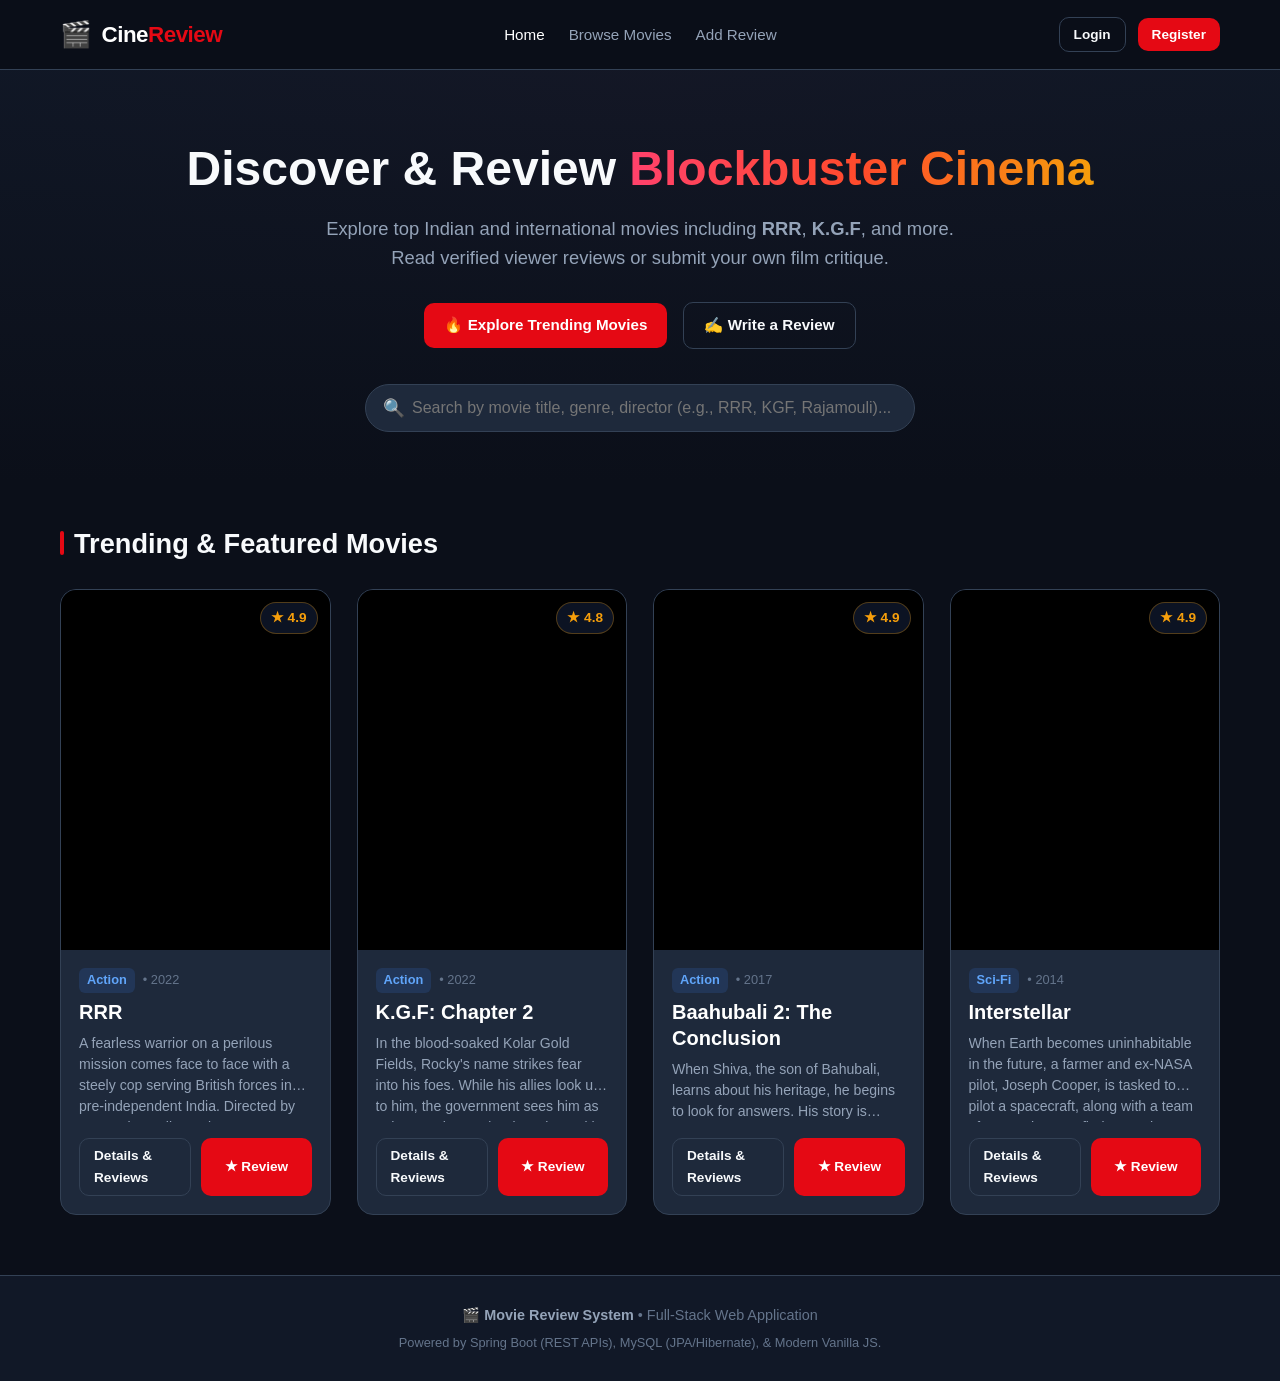
<file: Frontend/index.html>
<!DOCTYPE html>
<html lang="en">
<head>
  <meta charset="UTF-8">
  <meta name="viewport" content="width=device-width, initial-scale=1.0">
  <title>CineReview - Movie Review & Rating System</title>
  <link rel="stylesheet" href="css/style.css">
  <link rel="icon" href="data:image/svg+xml,<svg xmlns=%22http://www.w3.org/2000/svg%22 viewBox=%220 0 100 100%22><text y=%22.9em%22 font-size=%2290%22>🎬</text></svg>">
</head>
<body>

  <!-- ================= Navigation Bar ================= -->
  <nav class="navbar">
    <div class="container nav-container">
      <a href="index.html" class="brand-logo">
        <span class="logo-icon">🎬</span>
        <span>Cine<span class="logo-accent">Review</span></span>
      </a>

      <ul class="nav-links">
        <li><a href="index.html" class="active">Home</a></li>
        <li><a href="#movies-section">Browse Movies</a></li>
        <li><a href="add-review.html">Add Review</a></li>
      </ul>

      <!-- User Auth State or Login/Register Buttons -->
      <div class="nav-auth" id="nav-auth-container">
        <!-- Rendered dynamically by js/auth.js -->
        <a href="login.html" class="btn btn-secondary btn-sm">Login</a>
        <a href="register.html" class="btn btn-primary btn-sm">Register</a>
      </div>
    </div>
  </nav>

  <!-- ================= Hero Banner ================= -->
  <header class="hero">
    <div class="container">
      <h1>Discover & Review <span>Blockbuster Cinema</span></h1>
      <p>
        Explore top Indian and international movies including <strong>RRR</strong>, <strong>K.G.F</strong>, and more. 
        Read verified viewer reviews or submit your own film critique.
      </p>

      <div class="hero-actions">
        <a href="#movies-section" class="btn btn-primary">🔥 Explore Trending Movies</a>
        <a href="add-review.html" class="btn btn-secondary">✍️ Write a Review</a>
      </div>

      <!-- Real-time Movie Search -->
      <div class="search-wrapper">
        <span class="search-icon">🔍</span>
        <input type="text" id="search-input" class="search-input" placeholder="Search by movie title, genre, director (e.g., RRR, KGF, Rajamouli)..." autocomplete="off">
      </div>
    </div>
  </header>

  <!-- ================= Movies Section ================= -->
  <main class="container" id="movies-section" style="padding-top: 40px;">
    <div class="section-header">
      <h2 class="section-title">Trending & Featured Movies</h2>
    </div>

    <!-- Movie Cards Grid Container -->
    <div class="movie-grid" id="movie-grid">
      <!-- Populated dynamically by js/home.js -->
    </div>
  </main>

  <!-- ================= Footer ================= -->
  <footer>
    <div class="container">
      <p>🎬 <strong>Movie Review System</strong> • Full-Stack Web Application</p>
      <p style="margin-top: 6px; font-size: 0.8rem; color: var(--text-dim);">
        Powered by Spring Boot (REST APIs), MySQL (JPA/Hibernate), & Modern Vanilla JS.
      </p>
    </div>
  </footer>

  <!-- Scripts -->
  <script src="js/api.js"></script>
  <script src="js/auth.js"></script>
  <script src="js/home.js"></script>
</body>
</html>
</file>
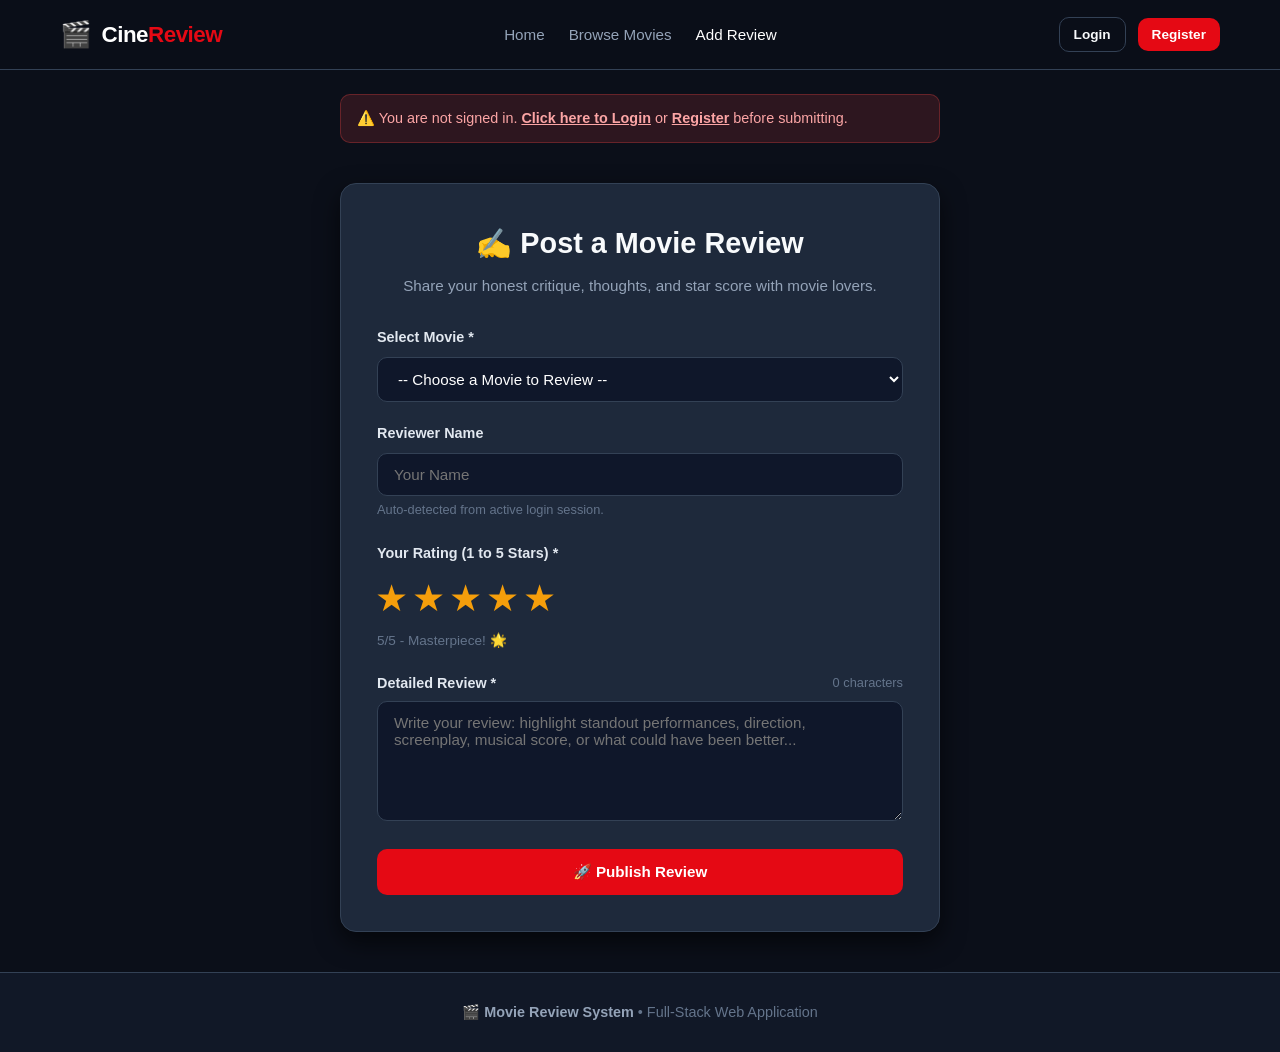
<file: Frontend/add-review.html>
<!DOCTYPE html>
<html lang="en">
<head>
  <meta charset="UTF-8">
  <meta name="viewport" content="width=device-width, initial-scale=1.0">
  <title>Add Movie Review - CineReview</title>
  <link rel="stylesheet" href="css/style.css">
  <link rel="icon" href="data:image/svg+xml,<svg xmlns=%22http://www.w3.org/2000/svg%22 viewBox=%220 0 100 100%22><text y=%22.9em%22 font-size=%2290%22>🎬</text></svg>">
</head>
<body>

  <!-- Navigation Bar -->
  <nav class="navbar">
    <div class="container nav-container">
      <a href="index.html" class="brand-logo">
        <span class="logo-icon">🎬</span>
        <span>Cine<span class="logo-accent">Review</span></span>
      </a>

      <ul class="nav-links">
        <li><a href="index.html">Home</a></li>
        <li><a href="index.html#movies-section">Browse Movies</a></li>
        <li><a href="add-review.html" class="active">Add Review</a></li>
      </ul>

      <div class="nav-auth" id="nav-auth-container">
        <!-- Rendered dynamically by js/auth.js -->
        <a href="login.html" class="btn btn-secondary btn-sm">Login</a>
        <a href="register.html" class="btn btn-primary btn-sm">Register</a>
      </div>
    </div>
  </nav>

  <!-- Main Container -->
  <main class="container">

    <!-- Auth Prompt Warning (Visible only if not logged in) -->
    <div id="auth-prompt-banner" class="alert alert-danger" style="display: none; max-width: 600px; margin: 24px auto 0;">
      <span>⚠️ You are not signed in. <a href="login.html" style="font-weight: 700; text-decoration: underline;">Click here to Login</a> or <a href="register.html" style="font-weight: 700; text-decoration: underline;">Register</a> before submitting.</span>
    </div>

    <!-- Review Form Card -->
    <div class="form-card" style="max-width: 600px;">
      <div class="form-header">
        <h2>✍️ Post a Movie Review</h2>
        <p>Share your honest critique, thoughts, and star score with movie lovers.</p>
      </div>

      <form id="add-review-form">
        <!-- Movie Selection -->
        <div class="form-group">
          <label for="movie-select" class="form-label">Select Movie *</label>
          <select id="movie-select" class="form-select" required>
            <option value="">Loading movie list...</option>
          </select>
        </div>

        <!-- Movie Preview Box -->
        <div id="selected-movie-preview" style="display: none; align-items: center; gap: 14px; background: var(--bg-secondary); padding: 12px; border-radius: var(--radius-md); margin-bottom: 20px; border: 1px solid var(--border-color);">
        </div>

        <!-- Reviewer Name -->
        <div class="form-group">
          <label for="reviewer-name" class="form-label">Reviewer Name</label>
          <input type="text" id="reviewer-name" class="form-input" placeholder="Your Name" readonly>
          <small style="color: var(--text-dim); font-size: 0.8rem;">Auto-detected from active login session.</small>
        </div>

        <!-- Star Rating -->
        <div class="form-group">
          <label class="form-label">Your Rating (1 to 5 Stars) *</label>
          <div class="star-rating-selector" id="full-star-selector">
            <span class="star" data-value="1">★</span>
            <span class="star" data-value="2">★</span>
            <span class="star" data-value="3">★</span>
            <span class="star" data-value="4">★</span>
            <span class="star" data-value="5">★</span>
          </div>
          <div class="rating-text-hint" id="full-rating-text">5/5 - Masterpiece! 🌟</div>
        </div>

        <!-- Review Comments -->
        <div class="form-group">
          <div style="display: flex; justify-content: space-between; align-items: center; margin-bottom: 6px;">
            <label for="review-comment" class="form-label" style="margin-bottom: 0;">Detailed Review *</label>
            <span id="char-count" style="font-size: 0.8rem; color: var(--text-dim);">0 characters</span>
          </div>
          <textarea id="review-comment" class="form-textarea" placeholder="Write your review: highlight standout performances, direction, screenplay, musical score, or what could have been better..." required></textarea>
        </div>

        <button type="submit" id="submit-review-btn" class="btn btn-primary" style="width: 100%; padding: 14px;">
          🚀 Publish Review
        </button>
      </form>
    </div>

  </main>

  <!-- Footer -->
  <footer>
    <div class="container">
      <p>🎬 <strong>Movie Review System</strong> • Full-Stack Web Application</p>
    </div>
  </footer>

  <!-- Scripts -->
  <script src="js/api.js"></script>
  <script src="js/auth.js"></script>
  <script src="js/add-review.js"></script>
</body>
</html>
</file>
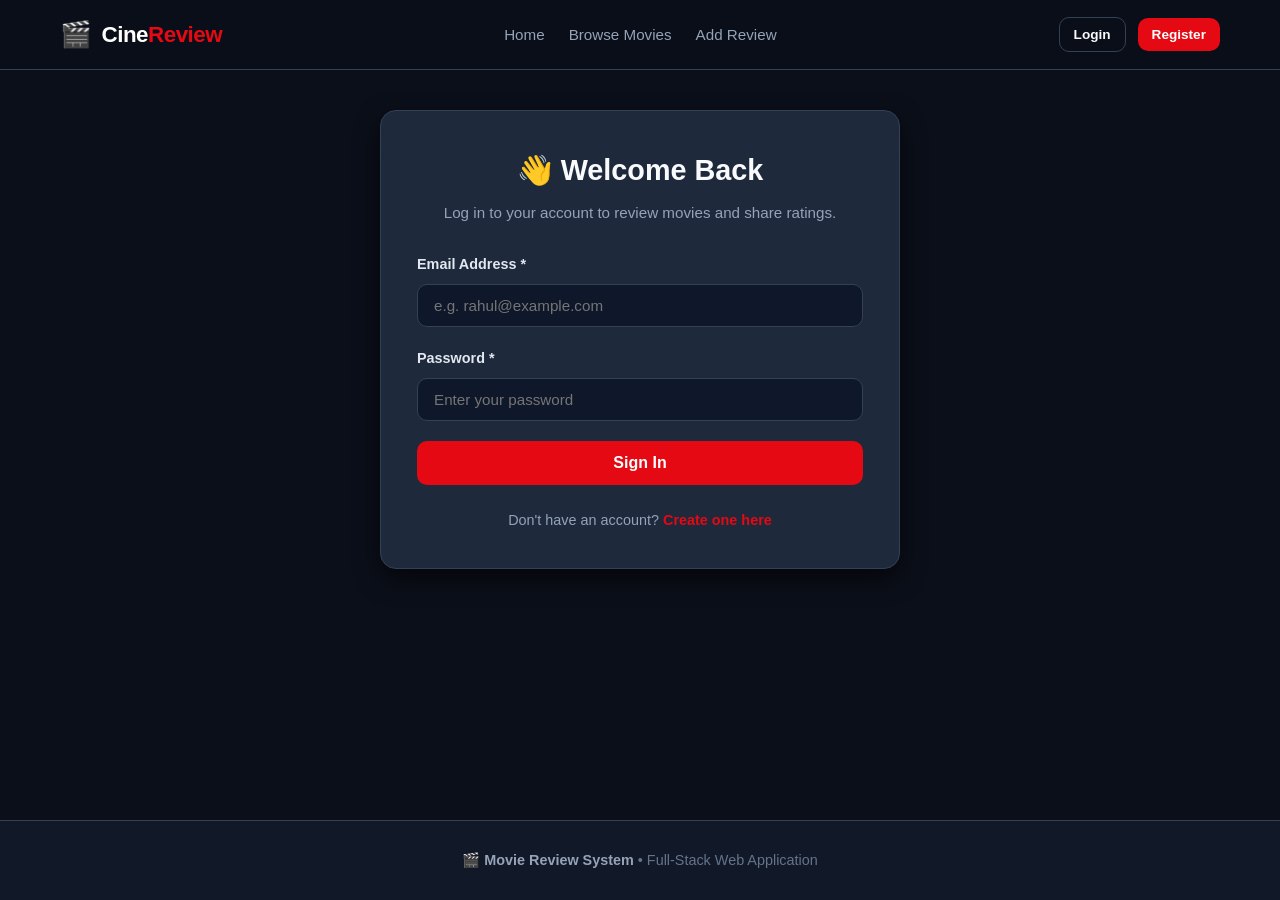
<file: Frontend/login.html>
<!DOCTYPE html>
<html lang="en">
<head>
  <meta charset="UTF-8">
  <meta name="viewport" content="width=device-width, initial-scale=1.0">
  <title>Login - CineReview</title>
  <link rel="stylesheet" href="css/style.css">
  <link rel="icon" href="data:image/svg+xml,<svg xmlns=%22http://www.w3.org/2000/svg%22 viewBox=%220 0 100 100%22><text y=%22.9em%22 font-size=%2290%22>🎬</text></svg>">
</head>
<body>

  <!-- Navigation Bar -->
  <nav class="navbar">
    <div class="container nav-container">
      <a href="index.html" class="brand-logo">
        <span class="logo-icon">🎬</span>
        <span>Cine<span class="logo-accent">Review</span></span>
      </a>

      <ul class="nav-links">
        <li><a href="index.html">Home</a></li>
        <li><a href="index.html#movies-section">Browse Movies</a></li>
        <li><a href="add-review.html">Add Review</a></li>
      </ul>

      <div class="nav-auth" id="nav-auth-container">
        <!-- Rendered dynamically -->
      </div>
    </div>
  </nav>

  <!-- Login Card -->
  <main class="container">
    <div class="form-card">
      <div class="form-header">
        <h2>👋 Welcome Back</h2>
        <p>Log in to your account to review movies and share ratings.</p>
      </div>

      <!-- Error Message Container -->
      <div id="login-error" class="alert alert-danger" style="display: none;"></div>

      <form id="login-form">
        <div class="form-group">
          <label for="login-email" class="form-label">Email Address *</label>
          <input type="email" id="login-email" class="form-input" placeholder="e.g. rahul@example.com" required autocomplete="email">
        </div>

        <div class="form-group">
          <label for="login-password" class="form-label">Password *</label>
          <input type="password" id="login-password" class="form-input" placeholder="Enter your password" required autocomplete="current-password">
        </div>

        <button type="submit" id="login-submit-btn" class="btn btn-primary" style="width: 100%; padding: 13px; font-size: 1rem;">
          Sign In
        </button>
      </form>

      <div class="form-footer">
        Don't have an account? <a href="register.html">Create one here</a>
      </div>
    </div>
  </main>

  <!-- Footer -->
  <footer>
    <div class="container">
      <p>🎬 <strong>Movie Review System</strong> • Full-Stack Web Application</p>
    </div>
  </footer>

  <!-- Scripts -->
  <script src="js/api.js"></script>
  <script src="js/auth.js"></script>
  <script src="js/auth-pages.js"></script>
</body>
</html>
</file>
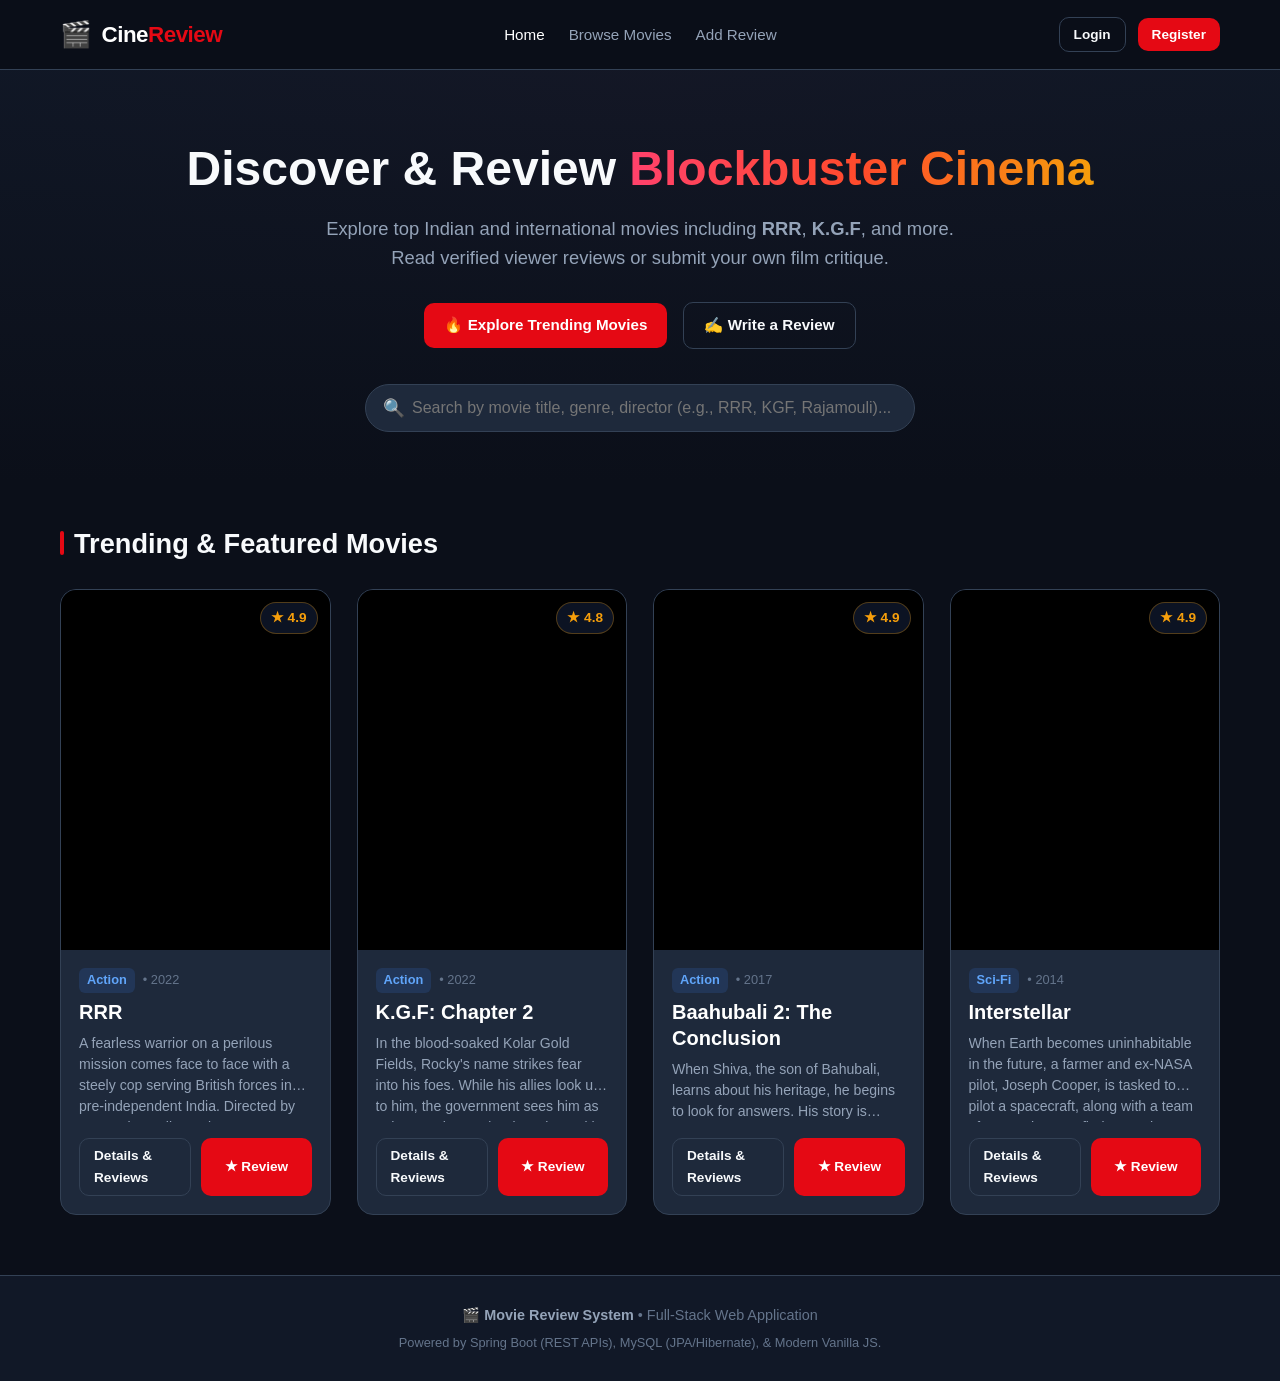
<file: Frontend/movie-details.html>
<!DOCTYPE html>
<html lang="en">
<head>
  <meta charset="UTF-8">
  <meta name="viewport" content="width=device-width, initial-scale=1.0">
  <title>Movie Details - CineReview</title>
  <link rel="stylesheet" href="css/style.css">
  <link rel="icon" href="data:image/svg+xml,<svg xmlns=%22http://www.w3.org/2000/svg%22 viewBox=%220 0 100 100%22><text y=%22.9em%22 font-size=%2290%22>🎬</text></svg>">
</head>
<body>

  <!-- Navigation Bar -->
  <nav class="navbar">
    <div class="container nav-container">
      <a href="index.html" class="brand-logo">
        <span class="logo-icon">🎬</span>
        <span>Cine<span class="logo-accent">Review</span></span>
      </a>

      <ul class="nav-links">
        <li><a href="index.html">Home</a></li>
        <li><a href="index.html#movies-section">Browse Movies</a></li>
        <li><a href="add-review.html">Add Review</a></li>
      </ul>

      <div class="nav-auth" id="nav-auth-container">
        <!-- Rendered dynamically by js/auth.js -->
        <a href="login.html" class="btn btn-secondary btn-sm">Login</a>
        <a href="register.html" class="btn btn-primary btn-sm">Register</a>
      </div>
    </div>
  </nav>

  <!-- Main Content -->
  <main class="container">
    <a href="index.html" class="back-link">
      <span>←</span> Back to All Movies
    </a>

    <!-- Movie Details Container (Loaded dynamically) -->
    <section class="movie-details-hero" id="movie-details-hero">
      <div style="grid-column: 1 / -1; text-align: center; padding: 60px; color: var(--text-muted);">
        ⏳ Loading movie synopsis and ratings...
      </div>
    </section>

    <!-- Reviews Section -->
    <section class="reviews-section" id="reviews-anchor">
      <div class="reviews-header">
        <h2 class="section-title">
          Audience Reviews <span id="reviews-count" style="font-size: 1rem; color: var(--text-dim); font-weight: 500;"></span>
        </h2>
        <a href="#inline-review-box" class="btn btn-primary btn-sm">+ Leave a Review</a>
      </div>

      <!-- Reviews Cards List -->
      <div class="reviews-list" id="reviews-list">
        <!-- Rendered dynamically by js/movie-details.js -->
      </div>

      <!-- Quick Inline Review Form Box -->
      <div class="form-card" id="inline-review-box" style="max-width: 100%; margin: 40px 0; border: 1px solid var(--border-color);">
        <h3 style="margin-bottom: 12px; font-size: 1.3rem; color: #fff;">✍️ Share Your Review</h3>
        <p style="color: var(--text-muted); font-size: 0.9rem; margin-bottom: 20px;">
          Rate this movie and tell other film fans what you liked or disliked.
        </p>

        <form id="inline-review-form">
          <div class="form-group">
            <label class="form-label">Your Rating (1 to 5 Stars):</label>
            <div class="star-rating-selector" id="star-selector">
              <span class="star" data-value="1">★</span>
              <span class="star" data-value="2">★</span>
              <span class="star" data-value="3">★</span>
              <span class="star" data-value="4">★</span>
              <span class="star" data-value="5">★</span>
            </div>
            <div class="rating-text-hint" id="selected-rating-text">5/5 - Masterpiece!</div>
          </div>

          <div class="form-group">
            <label for="inline-review-comment" class="form-label">Your Review Thoughts:</label>
            <textarea id="inline-review-comment" class="form-textarea" placeholder="What did you think of the direction, acting, music, cinematography, and story?" required></textarea>
          </div>

          <button type="submit" id="submit-inline-review-btn" class="btn btn-primary">
            Submit Review
          </button>
        </form>
      </div>
    </section>
  </main>

  <!-- Footer -->
  <footer>
    <div class="container">
      <p>🎬 <strong>Movie Review System</strong> • Full-Stack Web Application</p>
    </div>
  </footer>

  <!-- Scripts -->
  <script src="js/api.js"></script>
  <script src="js/auth.js"></script>
  <script src="js/movie-details.js"></script>
</body>
</html>
</file>
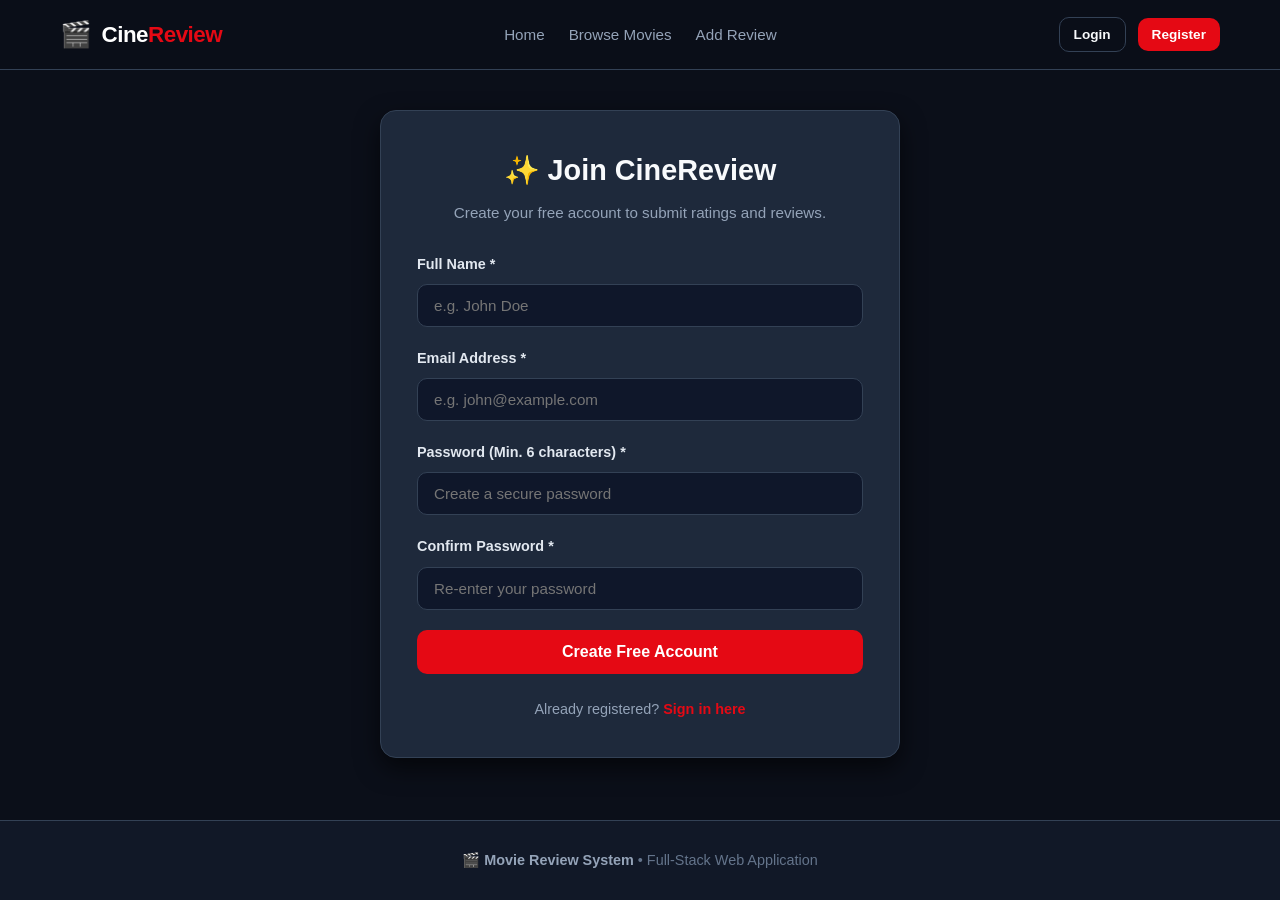
<file: Frontend/register.html>
<!DOCTYPE html>
<html lang="en">
<head>
  <meta charset="UTF-8">
  <meta name="viewport" content="width=device-width, initial-scale=1.0">
  <title>Register - CineReview</title>
  <link rel="stylesheet" href="css/style.css">
  <link rel="icon" href="data:image/svg+xml,<svg xmlns=%22http://www.w3.org/2000/svg%22 viewBox=%220 0 100 100%22><text y=%22.9em%22 font-size=%2290%22>🎬</text></svg>">
</head>
<body>

  <!-- Navigation Bar -->
  <nav class="navbar">
    <div class="container nav-container">
      <a href="index.html" class="brand-logo">
        <span class="logo-icon">🎬</span>
        <span>Cine<span class="logo-accent">Review</span></span>
      </a>

      <ul class="nav-links">
        <li><a href="index.html">Home</a></li>
        <li><a href="index.html#movies-section">Browse Movies</a></li>
        <li><a href="add-review.html">Add Review</a></li>
      </ul>

      <div class="nav-auth" id="nav-auth-container">
        <!-- Rendered dynamically -->
      </div>
    </div>
  </nav>

  <!-- Register Card -->
  <main class="container">
    <div class="form-card">
      <div class="form-header">
        <h2>✨ Join CineReview</h2>
        <p>Create your free account to submit ratings and reviews.</p>
      </div>

      <!-- Error Message Container -->
      <div id="register-error" class="alert alert-danger" style="display: none;"></div>

      <form id="register-form">
        <div class="form-group">
          <label for="register-name" class="form-label">Full Name *</label>
          <input type="text" id="register-name" class="form-input" placeholder="e.g. John Doe" required autocomplete="name">
        </div>

        <div class="form-group">
          <label for="register-email" class="form-label">Email Address *</label>
          <input type="email" id="register-email" class="form-input" placeholder="e.g. john@example.com" required autocomplete="email">
        </div>

        <div class="form-group">
          <label for="register-password" class="form-label">Password (Min. 6 characters) *</label>
          <input type="password" id="register-password" class="form-input" placeholder="Create a secure password" required autocomplete="new-password">
        </div>

        <div class="form-group">
          <label for="register-confirm-password" class="form-label">Confirm Password *</label>
          <input type="password" id="register-confirm-password" class="form-input" placeholder="Re-enter your password" required autocomplete="new-password">
        </div>

        <button type="submit" id="register-submit-btn" class="btn btn-primary" style="width: 100%; padding: 13px; font-size: 1rem;">
          Create Free Account
        </button>
      </form>

      <div class="form-footer">
        Already registered? <a href="login.html">Sign in here</a>
      </div>
    </div>
  </main>

  <!-- Footer -->
  <footer>
    <div class="container">
      <p>🎬 <strong>Movie Review System</strong> • Full-Stack Web Application</p>
    </div>
  </footer>

  <!-- Scripts -->
  <script src="js/api.js"></script>
  <script src="js/auth.js"></script>
  <script src="js/auth-pages.js"></script>
</body>
</html>
</file>
<file: Frontend/css/style.css>
/* ==========================================================
   Movie Review System - Master Modern Stylesheet
   Theme: Cinema Dark / Modern Streaming Aesthetic
   ========================================================== */

:root {
  --bg-primary: #0b0f19;
  --bg-secondary: #111827;
  --bg-card: #1e293b;
  --bg-card-hover: #26334d;
  --bg-input: #0f172a;
  --border-color: #334155;
  --border-focus: #e50914;

  --text-main: #f8fafc;
  --text-muted: #94a3b8;
  --text-dim: #64748b;

  --accent-red: #e50914;
  --accent-red-hover: #b80710;
  --accent-gold: #f59e0b;
  --accent-gold-light: #fbbf24;
  --accent-blue: #3b82f6;
  --accent-green: #10b981;

  --font-family: -apple-system, BlinkMacSystemFont, "Segoe UI", Roboto, "Helvetica Neue", Arial, sans-serif;
  --shadow-sm: 0 2px 4px rgba(0, 0, 0, 0.3);
  --shadow-md: 0 4px 12px rgba(0, 0, 0, 0.4);
  --shadow-lg: 0 10px 25px rgba(0, 0, 0, 0.6);
  --transition: all 0.25s cubic-bezier(0.4, 0, 0.2, 1);
  --radius-sm: 6px;
  --radius-md: 10px;
  --radius-lg: 16px;
  --radius-full: 9999px;
}

/* Reset & Box Sizing */
* {
  margin: 0;
  padding: 0;
  box-sizing: border-box;
}

body {
  font-family: var(--font-family);
  background-color: var(--bg-primary);
  color: var(--text-main);
  line-height: 1.6;
  min-height: 100vh;
  display: flex;
  flex-direction: column;
}

a {
  color: inherit;
  text-decoration: none;
  transition: var(--transition);
}

img {
  max-width: 100%;
  display: block;
}

/* Container */
.container {
  width: 100%;
  max-width: 1200px;
  margin: 0 auto;
  padding: 0 20px;
}

/* ==========================================================
   Header & Navigation Bar
   ========================================================== */
.navbar {
  background: rgba(11, 15, 25, 0.85);
  backdrop-filter: blur(12px);
  -webkit-backdrop-filter: blur(12px);
  border-bottom: 1px solid var(--border-color);
  position: sticky;
  top: 0;
  z-index: 1000;
  padding: 14px 0;
}

.nav-container {
  display: flex;
  align-items: center;
  justify-content: space-between;
  gap: 20px;
}

.brand-logo {
  display: flex;
  align-items: center;
  gap: 10px;
  font-size: 1.4rem;
  font-weight: 800;
  letter-spacing: -0.5px;
  color: #fff;
}

.brand-logo .logo-icon {
  font-size: 1.6rem;
  color: var(--accent-red);
}

.brand-logo .logo-accent {
  color: var(--accent-red);
}

.nav-links {
  display: flex;
  align-items: center;
  list-style: none;
  gap: 24px;
}

.nav-links a {
  font-size: 0.95rem;
  font-weight: 500;
  color: var(--text-muted);
}

.nav-links a:hover,
.nav-links a.active {
  color: #fff;
}

.nav-auth {
  display: flex;
  align-items: center;
  gap: 12px;
}

.user-badge {
  display: flex;
  align-items: center;
  gap: 8px;
  background: var(--bg-card);
  padding: 6px 14px;
  border-radius: var(--radius-full);
  border: 1px solid var(--border-color);
  font-size: 0.9rem;
  font-weight: 600;
}

.user-avatar {
  width: 28px;
  height: 28px;
  border-radius: 50%;
  background: var(--accent-red);
  color: white;
  display: flex;
  align-items: center;
  justify-content: center;
  font-size: 0.8rem;
  font-weight: 700;
}

/* Buttons */
.btn {
  display: inline-flex;
  align-items: center;
  justify-content: center;
  gap: 8px;
  padding: 10px 20px;
  border-radius: var(--radius-md);
  font-size: 0.95rem;
  font-weight: 600;
  cursor: pointer;
  border: none;
  outline: none;
  transition: var(--transition);
}

.btn-primary {
  background-color: var(--accent-red);
  color: #fff;
}

.btn-primary:hover {
  background-color: var(--accent-red-hover);
  transform: translateY(-1px);
  box-shadow: 0 4px 14px rgba(229, 9, 20, 0.4);
}

.btn-secondary {
  background-color: transparent;
  color: var(--text-main);
  border: 1px solid var(--border-color);
}

.btn-secondary:hover {
  background-color: var(--bg-card);
  border-color: var(--text-muted);
}

.btn-sm {
  padding: 6px 14px;
  font-size: 0.85rem;
}

.btn-gold {
  background-color: var(--accent-gold);
  color: #0b0f19;
  font-weight: 700;
}

.btn-gold:hover {
  background-color: var(--accent-gold-light);
  box-shadow: 0 4px 14px rgba(245, 158, 11, 0.4);
}

/* ==========================================================
   Hero Section
   ========================================================== */
.hero {
  position: relative;
  padding: 70px 0 50px;
  background: linear-gradient(180deg, rgba(17, 24, 39, 0.9) 0%, rgba(11, 15, 25, 1) 100%),
              radial-gradient(ellipse at top, rgba(229, 9, 20, 0.15), transparent 70%);
  text-align: center;
}

.hero h1 {
  font-size: 3rem;
  font-weight: 800;
  margin-bottom: 16px;
  line-height: 1.2;
}

.hero h1 span {
  background: linear-gradient(90deg, #ff416c, #ff4b2b, #f59e0b);
  -webkit-background-clip: text;
  -webkit-text-fill-color: transparent;
}

.hero p {
  font-size: 1.15rem;
  color: var(--text-muted);
  max-width: 650px;
  margin: 0 auto 30px;
}

.hero-actions {
  display: flex;
  align-items: center;
  justify-content: center;
  gap: 16px;
}

/* Search Bar */
.search-wrapper {
  max-width: 550px;
  margin: 35px auto 0;
  position: relative;
}

.search-input {
  width: 100%;
  padding: 14px 20px 14px 46px;
  border-radius: var(--radius-full);
  border: 1px solid var(--border-color);
  background: var(--bg-card);
  color: #fff;
  font-size: 1rem;
  outline: none;
  transition: var(--transition);
}

.search-input:focus {
  border-color: var(--accent-red);
  box-shadow: 0 0 0 3px rgba(229, 9, 20, 0.25);
}

.search-icon {
  position: absolute;
  left: 18px;
  top: 50%;
  transform: translateY(-50%);
  color: var(--text-dim);
  font-size: 1.1rem;
}

/* ==========================================================
   Movie Cards Grid
   ========================================================== */
.section-header {
  display: flex;
  align-items: center;
  justify-content: space-between;
  margin-bottom: 24px;
}

.section-title {
  font-size: 1.7rem;
  font-weight: 700;
  display: flex;
  align-items: center;
  gap: 10px;
}

.section-title::before {
  content: "";
  display: inline-block;
  width: 4px;
  height: 24px;
  background: var(--accent-red);
  border-radius: 2px;
}

.movie-grid {
  display: grid;
  grid-template-columns: repeat(auto-fill, minmax(260px, 1fr));
  gap: 26px;
  margin-bottom: 60px;
}

.movie-card {
  background: var(--bg-card);
  border-radius: var(--radius-lg);
  overflow: hidden;
  border: 1px solid var(--border-color);
  transition: var(--transition);
  display: flex;
  flex-direction: column;
  position: relative;
}

.movie-card:hover {
  transform: translateY(-6px);
  background: var(--bg-card-hover);
  border-color: #475569;
  box-shadow: var(--shadow-lg);
}

.poster-container {
  position: relative;
  width: 100%;
  height: 360px;
  overflow: hidden;
  background: #000;
}

.movie-poster {
  width: 100%;
  height: 100%;
  object-fit: cover;
  transition: transform 0.4s ease;
}

.movie-card:hover .movie-poster {
  transform: scale(1.05);
}

.rating-badge {
  position: absolute;
  top: 12px;
  right: 12px;
  background: rgba(15, 23, 42, 0.85);
  backdrop-filter: blur(6px);
  color: var(--accent-gold);
  padding: 4px 10px;
  border-radius: var(--radius-full);
  font-weight: 700;
  font-size: 0.85rem;
  display: flex;
  align-items: center;
  gap: 4px;
  border: 1px solid rgba(245, 158, 11, 0.3);
  box-shadow: 0 4px 8px rgba(0, 0, 0, 0.3);
}

.movie-info {
  padding: 18px;
  display: flex;
  flex-direction: column;
  flex-grow: 1;
}

.movie-meta {
  display: flex;
  align-items: center;
  gap: 8px;
  font-size: 0.8rem;
  color: var(--text-dim);
  margin-bottom: 6px;
}

.movie-tag {
  background: rgba(59, 130, 246, 0.15);
  color: #60a5fa;
  padding: 2px 8px;
  border-radius: var(--radius-sm);
  font-weight: 600;
}

.movie-title {
  font-size: 1.25rem;
  font-weight: 700;
  color: #fff;
  margin-bottom: 8px;
  line-height: 1.3;
}

.movie-desc {
  font-size: 0.88rem;
  color: var(--text-muted);
  line-height: 1.5;
  margin-bottom: 16px;
  display: -webkit-box;
  -webkit-line-clamp: 3;
  -webkit-box-orient: vertical;
  overflow: hidden;
  flex-grow: 1;
}

.card-actions {
  display: flex;
  gap: 10px;
  margin-top: auto;
}

.card-actions .btn {
  flex: 1;
}

/* ==========================================================
   Movie Details Page
   ========================================================== */
.back-link {
  display: inline-flex;
  align-items: center;
  gap: 8px;
  color: var(--text-muted);
  font-size: 0.95rem;
  margin: 24px 0 16px;
}

.back-link:hover {
  color: #fff;
  transform: translateX(-4px);
}

.movie-details-hero {
  background: var(--bg-card);
  border-radius: var(--radius-lg);
  border: 1px solid var(--border-color);
  padding: 30px;
  display: grid;
  grid-template-columns: 320px 1fr;
  gap: 36px;
  margin-bottom: 40px;
  box-shadow: var(--shadow-md);
}

.details-poster-wrap {
  width: 100%;
  border-radius: var(--radius-md);
  overflow: hidden;
  box-shadow: var(--shadow-lg);
  border: 1px solid var(--border-color);
}

.details-poster {
  width: 100%;
  height: 440px;
  object-fit: cover;
}

.details-content {
  display: flex;
  flex-direction: column;
}

.details-title {
  font-size: 2.4rem;
  font-weight: 800;
  margin-bottom: 12px;
  line-height: 1.2;
}

.details-meta-bar {
  display: flex;
  flex-wrap: wrap;
  align-items: center;
  gap: 12px;
  margin-bottom: 20px;
}

.meta-pill {
  background: var(--bg-secondary);
  border: 1px solid var(--border-color);
  color: var(--text-muted);
  padding: 4px 12px;
  border-radius: var(--radius-full);
  font-size: 0.85rem;
  font-weight: 600;
}

.meta-pill.highlight {
  background: rgba(229, 9, 20, 0.15);
  color: #ff6b6b;
  border-color: rgba(229, 9, 20, 0.3);
}

.rating-overview {
  display: flex;
  align-items: center;
  gap: 20px;
  background: var(--bg-secondary);
  padding: 16px 20px;
  border-radius: var(--radius-md);
  margin-bottom: 24px;
  border: 1px solid var(--border-color);
}

.score-box {
  display: flex;
  align-items: baseline;
  gap: 6px;
}

.score-number {
  font-size: 2.4rem;
  font-weight: 900;
  color: var(--accent-gold);
}

.score-max {
  font-size: 1.1rem;
  color: var(--text-dim);
}

.stars-display {
  color: var(--accent-gold);
  font-size: 1.2rem;
  letter-spacing: 2px;
}

.rating-count {
  font-size: 0.85rem;
  color: var(--text-dim);
}

.details-synopsis {
  font-size: 1rem;
  line-height: 1.7;
  color: var(--text-muted);
  margin-bottom: 26px;
}

.crew-item {
  margin-bottom: 10px;
  font-size: 0.95rem;
}

.crew-item strong {
  color: #fff;
}

/* ==========================================================
   Reviews List & Review Cards
   ========================================================== */
.reviews-section {
  margin-top: 30px;
}

.reviews-header {
  display: flex;
  align-items: center;
  justify-content: space-between;
  margin-bottom: 24px;
  padding-bottom: 16px;
  border-bottom: 1px solid var(--border-color);
}

.reviews-list {
  display: flex;
  flex-direction: column;
  gap: 16px;
}

.review-card {
  background: var(--bg-card);
  border-radius: var(--radius-md);
  padding: 20px;
  border: 1px solid var(--border-color);
  transition: var(--transition);
}

.review-card:hover {
  border-color: #475569;
}

.review-top {
  display: flex;
  align-items: center;
  justify-content: space-between;
  margin-bottom: 12px;
}

.reviewer-profile {
  display: flex;
  align-items: center;
  gap: 12px;
}

.reviewer-name {
  font-weight: 700;
  color: #fff;
  font-size: 1rem;
}

.review-date {
  font-size: 0.8rem;
  color: var(--text-dim);
}

.review-rating-stars {
  color: var(--accent-gold);
  font-size: 0.95rem;
}

.review-comment {
  color: var(--text-muted);
  font-size: 0.95rem;
  line-height: 1.6;
}

.empty-reviews {
  text-align: center;
  padding: 40px 20px;
  background: var(--bg-card);
  border-radius: var(--radius-md);
  border: 1px dashed var(--border-color);
  color: var(--text-muted);
}

/* ==========================================================
   Forms: Add Review, Login, Register
   ========================================================== */
.form-card {
  background: var(--bg-card);
  border-radius: var(--radius-lg);
  border: 1px solid var(--border-color);
  padding: 36px;
  max-width: 520px;
  margin: 40px auto;
  box-shadow: var(--shadow-lg);
}

.form-header {
  text-align: center;
  margin-bottom: 28px;
}

.form-header h2 {
  font-size: 1.8rem;
  font-weight: 800;
  margin-bottom: 8px;
}

.form-header p {
  color: var(--text-muted);
  font-size: 0.95rem;
}

.form-group {
  margin-bottom: 20px;
}

.form-label {
  display: block;
  font-size: 0.9rem;
  font-weight: 600;
  margin-bottom: 8px;
  color: #e2e8f0;
}

.form-input,
.form-select,
.form-textarea {
  width: 100%;
  padding: 12px 16px;
  background: var(--bg-input);
  border: 1px solid var(--border-color);
  border-radius: var(--radius-md);
  color: #fff;
  font-size: 0.95rem;
  font-family: inherit;
  outline: none;
  transition: var(--transition);
}

.form-input:focus,
.form-select:focus,
.form-textarea:focus {
  border-color: var(--accent-red);
  box-shadow: 0 0 0 3px rgba(229, 9, 20, 0.2);
}

.form-textarea {
  min-height: 120px;
  resize: vertical;
}

/* Star Rating Selector */
.star-rating-selector {
  display: flex;
  align-items: center;
  gap: 8px;
  font-size: 2rem;
  cursor: pointer;
  margin-top: 4px;
}

.star-rating-selector .star {
  color: var(--border-color);
  transition: color 0.15s ease, transform 0.15s ease;
  user-select: none;
}

.star-rating-selector .star:hover,
.star-rating-selector .star.active {
  color: var(--accent-gold);
  transform: scale(1.15);
}

.rating-text-hint {
  font-size: 0.85rem;
  color: var(--text-dim);
  margin-top: 6px;
}

.form-footer {
  text-align: center;
  margin-top: 24px;
  font-size: 0.9rem;
  color: var(--text-muted);
}

.form-footer a {
  color: var(--accent-red);
  font-weight: 600;
}

.form-footer a:hover {
  text-decoration: underline;
}

/* Alerts / Notifications */
.alert {
  padding: 12px 16px;
  border-radius: var(--radius-md);
  font-size: 0.9rem;
  margin-bottom: 20px;
  display: flex;
  align-items: center;
  gap: 10px;
}

.alert-danger {
  background: rgba(239, 68, 68, 0.15);
  border: 1px solid rgba(239, 68, 68, 0.3);
  color: #fca5a5;
}

.alert-success {
  background: rgba(16, 185, 129, 0.15);
  border: 1px solid rgba(16, 185, 129, 0.3);
  color: #6ee7b7;
}

/* Toast Notification */
.toast {
  position: fixed;
  bottom: 24px;
  right: 24px;
  background: var(--bg-card);
  border: 1px solid var(--border-color);
  padding: 14px 20px;
  border-radius: var(--radius-md);
  box-shadow: var(--shadow-lg);
  color: #fff;
  font-size: 0.95rem;
  display: flex;
  align-items: center;
  gap: 10px;
  z-index: 9999;
  transform: translateY(100px);
  opacity: 0;
  transition: transform 0.3s ease, opacity 0.3s ease;
}

.toast.show {
  transform: translateY(0);
  opacity: 1;
}

.toast.success {
  border-left: 4px solid var(--accent-green);
}

.toast.error {
  border-left: 4px solid var(--accent-red);
}

/* ==========================================================
   Footer
   ========================================================== */
footer {
  margin-top: auto;
  background: var(--bg-secondary);
  border-top: 1px solid var(--border-color);
  padding: 28px 0;
  text-align: center;
  color: var(--text-dim);
  font-size: 0.9rem;
}

footer strong {
  color: var(--text-muted);
}

/* ==========================================================
   Responsive Breakpoints
   ========================================================== */
@media (max-width: 860px) {
  .movie-details-hero {
    grid-template-columns: 1fr;
  }

  .details-poster {
    height: 380px;
  }

  .hero h1 {
    font-size: 2.2rem;
  }
}

@media (max-width: 640px) {
  .nav-container {
    flex-wrap: wrap;
  }

  .nav-links {
    order: 3;
    width: 100%;
    justify-content: center;
    gap: 16px;
    padding-top: 10px;
  }

  .movie-grid {
    grid-template-columns: 1fr;
  }

  .form-card {
    padding: 24px 18px;
  }
}
</file>
